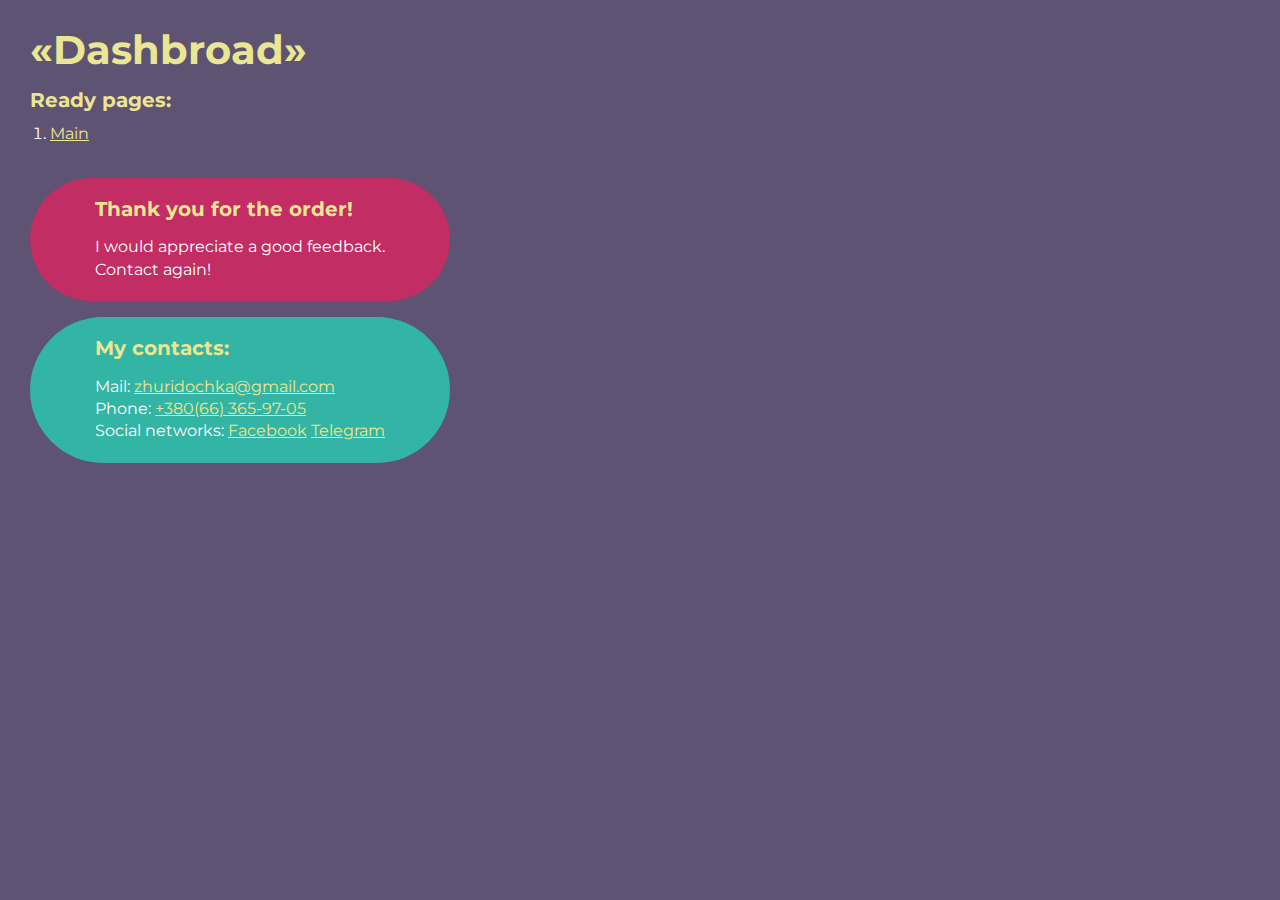
<file: index.html>
<!DOCTYPE html>
<html>

<head>
	<meta charset="UTF-8">
	<meta name="viewport" content="width=device-width, initial-scale=1.0">
	<title>«Dashbroad»</title>
</head>

<body>
	<div class="rootpage">
		<h1>«Dashbroad»</h1>
		<h2>Ready pages:</h2>
		<ol class="rootpage__list">
			<li><a target="_blank" href="home.html">Main</a></li>
		</ol>
		<div class="rootpage__tnx">
			<h2>Thank you for the order!</h2>
			<p>I would appreciate a good feedback.</p>
			<p>Contact again!</p>
		</div>
		<div class="rootpage__contacts">
			<h2>My contacts:</h2>
			<p>Mail: <a href="mailto:zhuridochka@gmail.com">zhuridochka@gmail.com</a></p>
			<p>Phone: <a href="tel:+380663659705">+380(66) 365-97-05</a></p>
			<p>Social networks: <a href="https://www.facebook.com/ira.zhurid?locale=uk_UA">Facebook</a>
				<a href="https://t.me/zhurydochka">Telegram</a>
			</p>
		</div>
	</div>
</body>
<style>
	@charset "UTF-8";
	@import url("https://fonts.googleapis.com/css?family=Montserrat:regular,700&display=swap");

	*,
	*::before,
	*::after {
		padding: 0px;
		margin: 0px;
		border: 0px;
		box-sizing: border-box;
	}

	html,
	body {
		height: 100%;
		margin: 0;
		padding: 0;
		min-width: 320px;
		width: 100%;
		color: #fff;
		background-color: #5e5373;
	}

	body {
		font-family: Montserrat;
		font-size: 100%;
		line-height: 1;
		font-size: 1rem;
	}

	a {
		text-decoration: underline;
		color: #ebe691
	}

	a:visited {
		text-decoration: underline;
		color: #aaa768;
	}

	a:hover {
		text-decoration: none;
	}

	ul li {
		list-style: none;
	}

	img {
		vertical-align: top;
	}

	.wrapper {
		width: 100%;
		min-height: 100%;
		overflow: hidden;
	}

	.rootpage {
		padding: 30px;
		display: flex;
		flex-direction: column;
		align-items: flex-start;
	}

	@media (max-width: 767px) {
		.rootpage {
			padding: 30px 15px;
		}
	}

	h1 {
		color: #ebe691;
		font-size: 2.5rem;
		margin: 0px 0px 1.25rem 0px;
	}

	@media (max-width: 767px) {
		h1 {
			font-size: 1.85rem;
			margin: 0px 0px 1.25rem 0px;
		}
	}

	h2 {
		color: #ebe691;
		font-size: 1.25rem;
		margin: 0px 0px 1rem 0px;
	}

	@media (max-width: 767px) {
		h2 {
			font-size: 1.125rem;
			margin: 0px 0px 1rem 0px;
		}
	}

	.rootpage__info {
		line-height: 140%;
		margin: 0px 0px 1.5rem 0px;
	}

	.rootpage__list {
		margin: 0px 0px 2.25rem 1.25rem;
	}

	.rootpage__list li:not(:last-child) {
		margin: 0px 0px 15px 0px;
	}

	.rootpage__contacts,
	.rootpage__tnx {
		border-radius: 200px;
		padding: 20px 65px;
		line-height: 140%;
	}

	@media (max-width: 767px) {

		.rootpage__contacts,
		.rootpage__tnx {
			border-radius: 40px;
			padding: 20px;
		}
	}

	.rootpage__contacts {
		background: #32b5a4;

	}

	.rootpage__contacts a {
		color: #ebe691;
	}

	.rootpage__tnx {
		background: #c22d63;
		margin: 0px 0px 1rem 0px;
	}
</style>

</html>
</file>
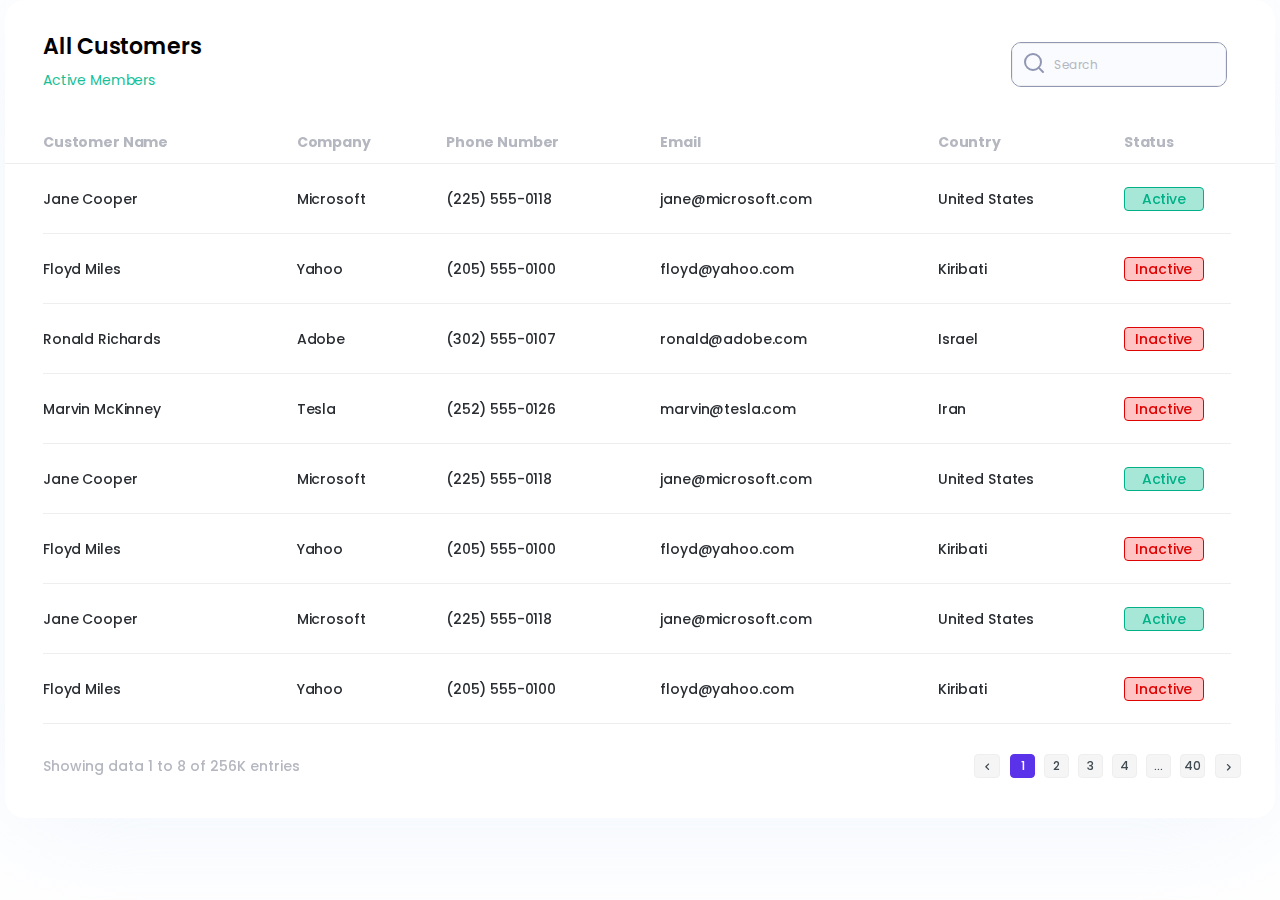
<file: common.html>
<!DOCTYPE html>
<html lang="en">

<head>
	<title>CommonPage</title>
	<meta charset="UTF-8">
	<meta name="format-detection" content="telephone=no">
	<!-- <style>body{opacity: 0;}</style> -->
	<link rel="stylesheet" href="css/style.min.css?_v=20241116195804">
	<link rel="shortcut icon" href="favicon.ico">
	<!-- <meta name="robots" content="noindex, nofollow"> -->
	<meta name="viewport" content="width=device-width, initial-scale=1.0">
</head>

<body>
	<div class="wrapper">
		<main class="page">

			<article class="sub-item">
				<div class="sub-item__top top-sub-item">
					<div class="top-sub-item__column">
						<h3 class="top-sub-item__title title title--small">All Customers</h3>
						<div class="top-sub-item__members">Active Members</div>
					</div>
					<form action="#" class="top-sub-item__search search-sub-item form">
						<button class="search-sub-item__open">
							<svg>
								<use xlink:href="img/icons/icons.svg#search"></use>
							</svg>
						</button>
						<div class="search-sub-item__body">
							<button class="search-sub-item__button" type="submit">
								<svg>
									<use xlink:href="img/icons/icons.svg#search"></use>
								</svg>
							</button>
							<input minlength="2" autocomplete="off" type="text" name="form[search]" data-error="Error" placeholder="Search" class="search-sub-item__input input">
						</div>
					</form>
				</div>
				<div class="sub-item__table-container">
					<table class="sub-item__table">
						<thead>
							<tr>
								<th>Customer Name</th>
								<th>Company</th>
								<th>Phone Number</th>
								<th>Email</th>
								<th>Country</th>
								<th>Status</th>
							</tr>
						</thead>
						<tbody>
							<tr>
								<td data-label="Customer Name">Jane Cooper</td>
								<td data-label="Company">Microsoft</td>
								<td data-label="Phone Number">(225) 555-0118</td>
								<td data-label="Email">jane@microsoft.com</td>
								<td data-label="Country">United States</td>
								<td data-label="Status">
									<button class="table-sub-item__button button">Active</button>
								</td>
							</tr>
							<tr>
								<td data-label="Customer Name">Floyd Miles</td>
								<td data-label="Company">Yahoo</td>
								<td data-label="Phone Number">(205) 555-0100</td>
								<td data-label="Email">floyd@yahoo.com</td>
								<td data-label="Country">Kiribati</td>
								<td data-label="Status">
									<button class="table-sub-item__button button button--red">Inactive</button>
								</td>
							</tr>
							<tr>
								<td data-label="Customer Name">Ronald Richards</td>
								<td data-label="Company">Adobe</td>
								<td data-label="Phone Number">(302) 555-0107</td>
								<td data-label="Email">ronald@adobe.com</td>
								<td data-label="Country">Israel</td>
								<td data-label="Status">
									<button class="table-sub-item__button button button--red">Inactive</button>
								</td>
							</tr>
							<tr>
								<td data-label="Customer Name">Marvin McKinney</td>
								<td data-label="Company">Tesla</td>
								<td data-label="Phone Number">(252) 555-0126</td>
								<td data-label="Email">marvin@tesla.com</td>
								<td data-label="Country">Iran</td>
								<td data-label="Status">
									<button class="table-sub-item__button button button--red">Inactive</button>
								</td>
							</tr>
							<tr>
								<td data-label="Customer Name">Jane Cooper</td>
								<td data-label="Company">Microsoft</td>
								<td data-label="Phone Number">(225) 555-0118</td>
								<td data-label="Email">jane@microsoft.com</td>
								<td data-label="Country">United States</td>
								<td data-label="Status">
									<button class="table-sub-item__button button">Active</button>
								</td>
							</tr>
							<tr>
								<td data-label="Customer Name">Floyd Miles</td>
								<td data-label="Company">Yahoo</td>
								<td data-label="Phone Number">(205) 555-0100</td>
								<td data-label="Email">floyd@yahoo.com</td>
								<td data-label="Country">Kiribati</td>
								<td data-label="Status">
									<button class="table-sub-item__button button button--red">Inactive</button>
								</td>
							</tr>
							<tr>
								<td data-label="Customer Name">Jane Cooper</td>
								<td data-label="Company">Microsoft</td>
								<td data-label="Phone Number">(225) 555-0118</td>
								<td data-label="Email">jane@microsoft.com</td>
								<td data-label="Country">United States</td>
								<td data-label="Status">
									<button class="table-sub-item__button button">Active</button>
								</td>
							</tr>
							<tr>
								<td data-label="Customer Name">Floyd Miles</td>
								<td data-label="Company">Yahoo</td>
								<td data-label="Phone Number">(205) 555-0100</td>
								<td data-label="Email">floyd@yahoo.com</td>
								<td data-label="Country">Kiribati</td>
								<td data-label="Status">
									<button class="table-sub-item__button button button--red">Inactive</button>
								</td>
							</tr>

						</tbody>
					</table>
				</div>
				<div class="sub-item__bottom bottom-sub-item">
					<div class="bottom-sub-item__text">Showing data 1 to 8 of 256K entries</div>
					<div class="bottom-sub-item__pages">
						<div class="bottom-sub-item__previous">
							<a href="#" class="bottom-sub-item__previous-link _icon-arrow-down"></a>
						</div>
						<ul class="bottom-sub-item__list">
							<li class="bottom-sub-item__item">
								<a href="#" class="bottom-sub-item__link">1</a>
							</li>
							<li class="bottom-sub-item__item">
								<a href="#" class="bottom-sub-item__link">2</a>
							</li>
							<li class="bottom-sub-item__item">
								<a href="#" class="bottom-sub-item__link">3</a>
							</li>
							<li class="bottom-sub-item__item">
								<a href="#" class="bottom-sub-item__link">4</a>
							</li>
							<li class="bottom-sub-item__item">
								<a href="#" class="bottom-sub-item__link">...</a>
							</li>
							<li class="bottom-sub-item__item">
								<a href="#" class="bottom-sub-item__link">40</a>
							</li>
						</ul>
						<div class="bottom-sub-item__next">
							<a href="#" class="bottom-sub-item__next-link _icon-arrow-down"></a>
						</div>
					</div>
				</div>
			</article>

		</main>
	</div>
	<script src="js/app.min.js?_v=20241116195804"></script>
</body>

</html>
</file>
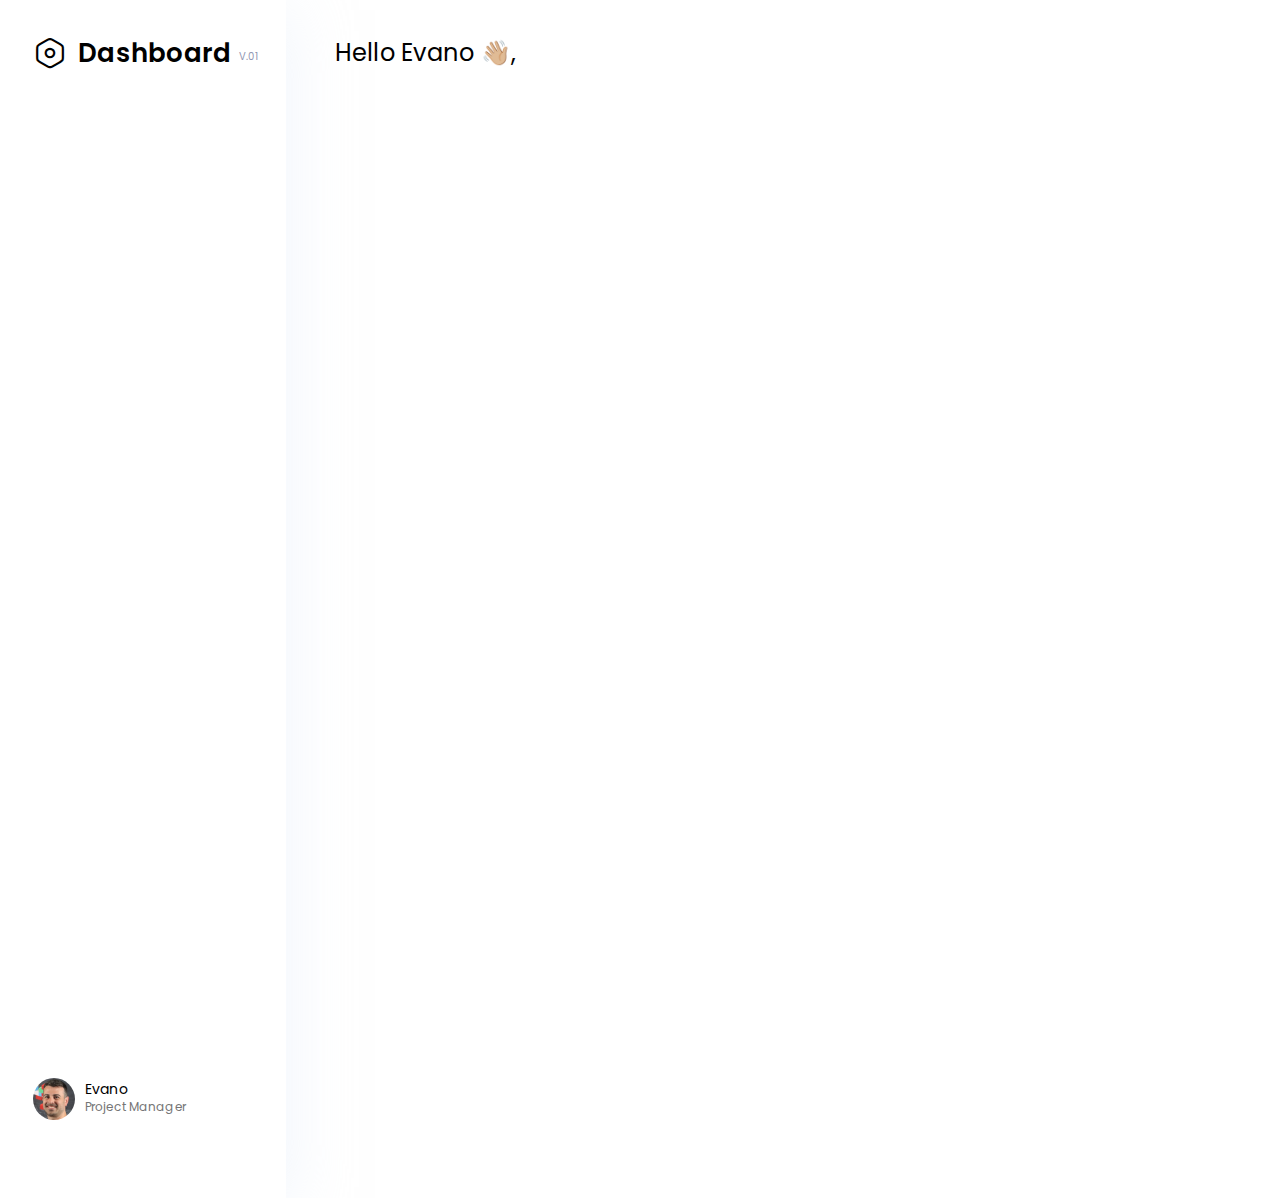
<file: home.html>
<!DOCTYPE html>
<html lang="en">

<head>
	<title>HomePage</title>
	<meta charset="UTF-8">
	<meta name="format-detection" content="telephone=no">
	<!-- <style>body{opacity: 0;}</style> -->
	<link rel="stylesheet" href="css/style.min.css?_v=20241117133259">
	<link rel="shortcut icon" href="favicon.ico">
	<!-- <meta name="robots" content="noindex, nofollow"> -->
	<meta name="viewport" content="width=device-width, initial-scale=1.0">
</head>

<body>
	<div class="wrapper">
		<header class="header">
			<div class="header__container">
			</div>
		</header>
		<main class="page">
			<section data-watch data-watch-once class="page__dashboard dashboard">
				<div class="dashboard__main">
					<aside class="dashboard__body">
						<h2 class="dashboard__title title _icon-setting">dashboard <span>v.01</span></h2>
						<nav class="dashboard__wrapper">
							<ul class="dashboard__list">
								<li class="dashboard__item item-dashboard">
									<a href="#" class="item-dashboard__link">
										<svg class="item-dashboard__icon">
											<use xlink:href="img/icons/icons.svg#key-square"></use>
										</svg>
										<span>Dashboard</span>
									</a>
								</li>
								<li class="dashboard__item item-dashboard">
									<a href="#" class="item-dashboard__link">
										<svg class="item-dashboard__icon">
											<use xlink:href="img/icons/icons.svg#3d-square"></use>
										</svg>
										<span>Product</span>
									</a>
									<button data-id="dashboard-1" class="item-dashboard__more _icon-arrow-down">
									</button>
								</li>
								<li class="dashboard__item item-dashboard">
									<a href="#" class="item-dashboard__link">
										<svg class="item-dashboard__icon">
											<use xlink:href="img/icons/icons.svg#user-square"></use>
										</svg>
										<span>Customers</span>
									</a>
									<button data-id="dashboard-2" class="item-dashboard__more _icon-arrow-down">
									</button>
								</li>
								<li class="dashboard__item item-dashboard">
									<a href="#" class="item-dashboard__link">
										<svg class="item-dashboard__icon">
											<use xlink:href="img/icons/icons.svg#wallet-money"></use>
										</svg>
										<span>Income</span>
									</a>
									<button data-id="dashboard-3" class="item-dashboard__more _icon-arrow-down">
									</button>
								</li>
								<li class="dashboard__item item-dashboard">
									<a href="#" class="item-dashboard__link">
										<svg class="item-dashboard__icon">
											<use xlink:href="img/icons/icons.svg#discount-shape"></use>
										</svg>
										<span>Promote</span>
									</a>
									<button data-id="dashboard-4" class="item-dashboard__more _icon-arrow-down">
									</button>
								</li>
								<li class="dashboard__item item-dashboard">
									<a href="#" class="item-dashboard__link">
										<svg class="item-dashboard__icon">
											<use xlink:href="img/icons/icons.svg#message-question"></use>
										</svg>
										<span>Help</span>
									</a>
									<button data-id="dashboard-5" class="item-dashboard__more _icon-arrow-down">
									</button>
								</li>
							</ul>
						</nav>
						<div class="dashboard__user-item user-dashboard">
							<a href="#" class="user-dashboard__photo">
								<img class="user-dashboard__image ibg" src="img/user.webp" alt="Image user">
							</a>
							<div class="user-dashboard__content">
								<div class="user-dashboard__name">Evano</div>
								<div class="user-dashboard__position">Project Manager</div>
							</div>
						</div>
					</aside>
					<div class="dashboard__column column-dashboard">
						<h1 class="column-dashboard__title title title--middle">
							Hello Evano 👋🏼,
						</h1>
						<div class="column-dashboard__items">
							<article class="column-dashboard__item sub-item" data-id="dashboard-1">
								<div class="sub-item__top top-sub-item">
									<div class="top-sub-item__column">
										<h3 class="top-sub-item__title title title--small">All Customers</h3>
										<div class="top-sub-item__members">Active Members</div>
									</div>
									<form action="#" class="top-sub-item__search search-sub-item form">
										<button class="search-sub-item__open">
											<svg>
												<use xlink:href="img/icons/icons.svg#search"></use>
											</svg>
										</button>
										<div class="search-sub-item__body">
											<button class="search-sub-item__button" type="submit">
												<svg>
													<use xlink:href="img/icons/icons.svg#search"></use>
												</svg>
											</button>
											<input minlength="2" autocomplete="off" type="text" name="form[search]" data-error="Error" placeholder="Search" class="search-sub-item__input input">
										</div>
									</form>
								</div>
								<div class="sub-item__table-container">
									<table class="sub-item__table">
										<thead>
											<tr>
												<th>Customer Name</th>
												<th>Company</th>
												<th>Phone Number</th>
												<th>Email</th>
												<th>Country</th>
												<th>Status</th>
											</tr>
										</thead>
										<tbody>
											<tr>
												<td data-label="Customer Name">Jane Cooper</td>
												<td data-label="Company">Microsoft</td>
												<td data-label="Phone Number">(225) 555-0118</td>
												<td data-label="Email">jane@microsoft.com</td>
												<td data-label="Country">United States</td>
												<td data-label="Status">
													<button class="table-sub-item__button button">Active</button>
												</td>
											</tr>
											<tr>
												<td data-label="Customer Name">Floyd Miles</td>
												<td data-label="Company">Yahoo</td>
												<td data-label="Phone Number">(205) 555-0100</td>
												<td data-label="Email">floyd@yahoo.com</td>
												<td data-label="Country">Kiribati</td>
												<td data-label="Status">
													<button class="table-sub-item__button button button--red">Inactive</button>
												</td>
											</tr>
											<tr>
												<td data-label="Customer Name">Ronald Richards</td>
												<td data-label="Company">Adobe</td>
												<td data-label="Phone Number">(302) 555-0107</td>
												<td data-label="Email">ronald@adobe.com</td>
												<td data-label="Country">Israel</td>
												<td data-label="Status">
													<button class="table-sub-item__button button button--red">Inactive</button>
												</td>
											</tr>
											<tr>
												<td data-label="Customer Name">Marvin McKinney</td>
												<td data-label="Company">Tesla</td>
												<td data-label="Phone Number">(252) 555-0126</td>
												<td data-label="Email">marvin@tesla.com</td>
												<td data-label="Country">Iran</td>
												<td data-label="Status">
													<button class="table-sub-item__button button button--red">Inactive</button>
												</td>
											</tr>
											<tr>
												<td data-label="Customer Name">Jane Cooper</td>
												<td data-label="Company">Microsoft</td>
												<td data-label="Phone Number">(225) 555-0118</td>
												<td data-label="Email">jane@microsoft.com</td>
												<td data-label="Country">United States</td>
												<td data-label="Status">
													<button class="table-sub-item__button button">Active</button>
												</td>
											</tr>
											<tr>
												<td data-label="Customer Name">Floyd Miles</td>
												<td data-label="Company">Yahoo</td>
												<td data-label="Phone Number">(205) 555-0100</td>
												<td data-label="Email">floyd@yahoo.com</td>
												<td data-label="Country">Kiribati</td>
												<td data-label="Status">
													<button class="table-sub-item__button button button--red">Inactive</button>
												</td>
											</tr>
											<tr>
												<td data-label="Customer Name">Jane Cooper</td>
												<td data-label="Company">Microsoft</td>
												<td data-label="Phone Number">(225) 555-0118</td>
												<td data-label="Email">jane@microsoft.com</td>
												<td data-label="Country">United States</td>
												<td data-label="Status">
													<button class="table-sub-item__button button">Active</button>
												</td>
											</tr>
											<tr>
												<td data-label="Customer Name">Floyd Miles</td>
												<td data-label="Company">Yahoo</td>
												<td data-label="Phone Number">(205) 555-0100</td>
												<td data-label="Email">floyd@yahoo.com</td>
												<td data-label="Country">Kiribati</td>
												<td data-label="Status">
													<button class="table-sub-item__button button button--red">Inactive</button>
												</td>
											</tr>

										</tbody>
									</table>
								</div>
								<div class="sub-item__bottom bottom-sub-item">
									<div class="bottom-sub-item__text">Showing data 1 to 8 of 256K entries</div>
									<div class="bottom-sub-item__pages">
										<div class="bottom-sub-item__previous">
											<a href="#" class="bottom-sub-item__previous-link _icon-arrow-down"></a>
										</div>
										<ul class="bottom-sub-item__list">
											<li class="bottom-sub-item__item">
												<a href="#" class="bottom-sub-item__link">1</a>
											</li>
											<li class="bottom-sub-item__item">
												<a href="#" class="bottom-sub-item__link">2</a>
											</li>
											<li class="bottom-sub-item__item">
												<a href="#" class="bottom-sub-item__link">3</a>
											</li>
											<li class="bottom-sub-item__item">
												<a href="#" class="bottom-sub-item__link">4</a>
											</li>
											<li class="bottom-sub-item__item">
												<a href="#" class="bottom-sub-item__link">...</a>
											</li>
											<li class="bottom-sub-item__item">
												<a href="#" class="bottom-sub-item__link">40</a>
											</li>
										</ul>
										<div class="bottom-sub-item__next">
											<a href="#" class="bottom-sub-item__next-link _icon-arrow-down"></a>
										</div>
									</div>
								</div>
							</article>
							<article class="column-dashboard__item sub-item" data-id="dashboard-2">
								<div class="sub-item__top top-sub-item">
									<div class="top-sub-item__column">
										<h3 class="top-sub-item__title title title--small">All Customers</h3>
										<div class="top-sub-item__members">Active Members</div>
									</div>
									<form action="#" class="top-sub-item__search search-sub-item form">
										<button class="search-sub-item__open">
											<svg>
												<use xlink:href="img/icons/icons.svg#search"></use>
											</svg>
										</button>
										<div class="search-sub-item__body">
											<button class="search-sub-item__button" type="submit">
												<svg>
													<use xlink:href="img/icons/icons.svg#search"></use>
												</svg>
											</button>
											<input minlength="2" autocomplete="off" type="text" name="form[search]" data-error="Error" placeholder="Search" class="search-sub-item__input input">
										</div>
									</form>
								</div>
								<div class="sub-item__table-container">
									<table class="sub-item__table">
										<thead>
											<tr>
												<th>Customer Name</th>
												<th>Company</th>
												<th>Phone Number</th>
												<th>Email</th>
												<th>Country</th>
												<th>Status</th>
											</tr>
										</thead>
										<tbody>
											<tr>
												<td data-label="Customer Name">Jane Cooper</td>
												<td data-label="Company">Microsoft</td>
												<td data-label="Phone Number">(225) 555-0118</td>
												<td data-label="Email">jane@microsoft.com</td>
												<td data-label="Country">United States</td>
												<td data-label="Status">
													<button class="table-sub-item__button button">Active</button>
												</td>
											</tr>
											<tr>
												<td data-label="Customer Name">Floyd Miles</td>
												<td data-label="Company">Yahoo</td>
												<td data-label="Phone Number">(205) 555-0100</td>
												<td data-label="Email">floyd@yahoo.com</td>
												<td data-label="Country">Kiribati</td>
												<td data-label="Status">
													<button class="table-sub-item__button button button--red">Inactive</button>
												</td>
											</tr>
											<tr>
												<td data-label="Customer Name">Ronald Richards</td>
												<td data-label="Company">Adobe</td>
												<td data-label="Phone Number">(302) 555-0107</td>
												<td data-label="Email">ronald@adobe.com</td>
												<td data-label="Country">Israel</td>
												<td data-label="Status">
													<button class="table-sub-item__button button button--red">Inactive</button>
												</td>
											</tr>
											<tr>
												<td data-label="Customer Name">Marvin McKinney</td>
												<td data-label="Company">Tesla</td>
												<td data-label="Phone Number">(252) 555-0126</td>
												<td data-label="Email">marvin@tesla.com</td>
												<td data-label="Country">Iran</td>
												<td data-label="Status">
													<button class="table-sub-item__button button button--red">Inactive</button>
												</td>
											</tr>
											<tr>
												<td data-label="Customer Name">Jane Cooper</td>
												<td data-label="Company">Microsoft</td>
												<td data-label="Phone Number">(225) 555-0118</td>
												<td data-label="Email">jane@microsoft.com</td>
												<td data-label="Country">United States</td>
												<td data-label="Status">
													<button class="table-sub-item__button button">Active</button>
												</td>
											</tr>
											<tr>
												<td data-label="Customer Name">Floyd Miles</td>
												<td data-label="Company">Yahoo</td>
												<td data-label="Phone Number">(205) 555-0100</td>
												<td data-label="Email">floyd@yahoo.com</td>
												<td data-label="Country">Kiribati</td>
												<td data-label="Status">
													<button class="table-sub-item__button button button--red">Inactive</button>
												</td>
											</tr>
											<tr>
												<td data-label="Customer Name">Jane Cooper</td>
												<td data-label="Company">Microsoft</td>
												<td data-label="Phone Number">(225) 555-0118</td>
												<td data-label="Email">jane@microsoft.com</td>
												<td data-label="Country">United States</td>
												<td data-label="Status">
													<button class="table-sub-item__button button">Active</button>
												</td>
											</tr>
											<tr>
												<td data-label="Customer Name">Floyd Miles</td>
												<td data-label="Company">Yahoo</td>
												<td data-label="Phone Number">(205) 555-0100</td>
												<td data-label="Email">floyd@yahoo.com</td>
												<td data-label="Country">Kiribati</td>
												<td data-label="Status">
													<button class="table-sub-item__button button button--red">Inactive</button>
												</td>
											</tr>

										</tbody>
									</table>
								</div>
								<div class="sub-item__bottom bottom-sub-item">
									<div class="bottom-sub-item__text">Showing data 1 to 8 of 256K entries</div>
									<div class="bottom-sub-item__pages">
										<div class="bottom-sub-item__previous">
											<a href="#" class="bottom-sub-item__previous-link _icon-arrow-down"></a>
										</div>
										<ul class="bottom-sub-item__list">
											<li class="bottom-sub-item__item">
												<a href="#" class="bottom-sub-item__link">1</a>
											</li>
											<li class="bottom-sub-item__item">
												<a href="#" class="bottom-sub-item__link">2</a>
											</li>
											<li class="bottom-sub-item__item">
												<a href="#" class="bottom-sub-item__link">3</a>
											</li>
											<li class="bottom-sub-item__item">
												<a href="#" class="bottom-sub-item__link">4</a>
											</li>
											<li class="bottom-sub-item__item">
												<a href="#" class="bottom-sub-item__link">...</a>
											</li>
											<li class="bottom-sub-item__item">
												<a href="#" class="bottom-sub-item__link">40</a>
											</li>
										</ul>
										<div class="bottom-sub-item__next">
											<a href="#" class="bottom-sub-item__next-link _icon-arrow-down"></a>
										</div>
									</div>
								</div>
							</article>
							<article class="column-dashboard__item sub-item" data-id="dashboard-3">
								<div class="sub-item__top top-sub-item">
									<div class="top-sub-item__column">
										<h3 class="top-sub-item__title title title--small">All Customers</h3>
										<div class="top-sub-item__members">Active Members</div>
									</div>
									<form action="#" class="top-sub-item__search search-sub-item form">
										<button class="search-sub-item__open">
											<svg>
												<use xlink:href="img/icons/icons.svg#search"></use>
											</svg>
										</button>
										<div class="search-sub-item__body">
											<button class="search-sub-item__button" type="submit">
												<svg>
													<use xlink:href="img/icons/icons.svg#search"></use>
												</svg>
											</button>
											<input minlength="2" autocomplete="off" type="text" name="form[search]" data-error="Error" placeholder="Search" class="search-sub-item__input input">
										</div>
									</form>
								</div>
								<div class="sub-item__table-container">
									<table class="sub-item__table">
										<thead>
											<tr>
												<th>Customer Name</th>
												<th>Company</th>
												<th>Phone Number</th>
												<th>Email</th>
												<th>Country</th>
												<th>Status</th>
											</tr>
										</thead>
										<tbody>
											<tr>
												<td data-label="Customer Name">Jane Cooper</td>
												<td data-label="Company">Microsoft</td>
												<td data-label="Phone Number">(225) 555-0118</td>
												<td data-label="Email">jane@microsoft.com</td>
												<td data-label="Country">United States</td>
												<td data-label="Status">
													<button class="table-sub-item__button button">Active</button>
												</td>
											</tr>
											<tr>
												<td data-label="Customer Name">Floyd Miles</td>
												<td data-label="Company">Yahoo</td>
												<td data-label="Phone Number">(205) 555-0100</td>
												<td data-label="Email">floyd@yahoo.com</td>
												<td data-label="Country">Kiribati</td>
												<td data-label="Status">
													<button class="table-sub-item__button button button--red">Inactive</button>
												</td>
											</tr>
											<tr>
												<td data-label="Customer Name">Ronald Richards</td>
												<td data-label="Company">Adobe</td>
												<td data-label="Phone Number">(302) 555-0107</td>
												<td data-label="Email">ronald@adobe.com</td>
												<td data-label="Country">Israel</td>
												<td data-label="Status">
													<button class="table-sub-item__button button button--red">Inactive</button>
												</td>
											</tr>
											<tr>
												<td data-label="Customer Name">Marvin McKinney</td>
												<td data-label="Company">Tesla</td>
												<td data-label="Phone Number">(252) 555-0126</td>
												<td data-label="Email">marvin@tesla.com</td>
												<td data-label="Country">Iran</td>
												<td data-label="Status">
													<button class="table-sub-item__button button button--red">Inactive</button>
												</td>
											</tr>
											<tr>
												<td data-label="Customer Name">Jane Cooper</td>
												<td data-label="Company">Microsoft</td>
												<td data-label="Phone Number">(225) 555-0118</td>
												<td data-label="Email">jane@microsoft.com</td>
												<td data-label="Country">United States</td>
												<td data-label="Status">
													<button class="table-sub-item__button button">Active</button>
												</td>
											</tr>
											<tr>
												<td data-label="Customer Name">Floyd Miles</td>
												<td data-label="Company">Yahoo</td>
												<td data-label="Phone Number">(205) 555-0100</td>
												<td data-label="Email">floyd@yahoo.com</td>
												<td data-label="Country">Kiribati</td>
												<td data-label="Status">
													<button class="table-sub-item__button button button--red">Inactive</button>
												</td>
											</tr>
											<tr>
												<td data-label="Customer Name">Jane Cooper</td>
												<td data-label="Company">Microsoft</td>
												<td data-label="Phone Number">(225) 555-0118</td>
												<td data-label="Email">jane@microsoft.com</td>
												<td data-label="Country">United States</td>
												<td data-label="Status">
													<button class="table-sub-item__button button">Active</button>
												</td>
											</tr>
											<tr>
												<td data-label="Customer Name">Floyd Miles</td>
												<td data-label="Company">Yahoo</td>
												<td data-label="Phone Number">(205) 555-0100</td>
												<td data-label="Email">floyd@yahoo.com</td>
												<td data-label="Country">Kiribati</td>
												<td data-label="Status">
													<button class="table-sub-item__button button button--red">Inactive</button>
												</td>
											</tr>

										</tbody>
									</table>
								</div>
								<div class="sub-item__bottom bottom-sub-item">
									<div class="bottom-sub-item__text">Showing data 1 to 8 of 256K entries</div>
									<div class="bottom-sub-item__pages">
										<div class="bottom-sub-item__previous">
											<a href="#" class="bottom-sub-item__previous-link _icon-arrow-down"></a>
										</div>
										<ul class="bottom-sub-item__list">
											<li class="bottom-sub-item__item">
												<a href="#" class="bottom-sub-item__link">1</a>
											</li>
											<li class="bottom-sub-item__item">
												<a href="#" class="bottom-sub-item__link">2</a>
											</li>
											<li class="bottom-sub-item__item">
												<a href="#" class="bottom-sub-item__link">3</a>
											</li>
											<li class="bottom-sub-item__item">
												<a href="#" class="bottom-sub-item__link">4</a>
											</li>
											<li class="bottom-sub-item__item">
												<a href="#" class="bottom-sub-item__link">...</a>
											</li>
											<li class="bottom-sub-item__item">
												<a href="#" class="bottom-sub-item__link">40</a>
											</li>
										</ul>
										<div class="bottom-sub-item__next">
											<a href="#" class="bottom-sub-item__next-link _icon-arrow-down"></a>
										</div>
									</div>
								</div>
							</article>
							<article class="column-dashboard__item sub-item" data-id="dashboard-4">
								<div class="sub-item__top top-sub-item">
									<div class="top-sub-item__column">
										<h3 class="top-sub-item__title title title--small">All Customers</h3>
										<div class="top-sub-item__members">Active Members</div>
									</div>
									<form action="#" class="top-sub-item__search search-sub-item form">
										<button class="search-sub-item__open">
											<svg>
												<use xlink:href="img/icons/icons.svg#search"></use>
											</svg>
										</button>
										<div class="search-sub-item__body">
											<button class="search-sub-item__button" type="submit">
												<svg>
													<use xlink:href="img/icons/icons.svg#search"></use>
												</svg>
											</button>
											<input minlength="2" autocomplete="off" type="text" name="form[search]" data-error="Error" placeholder="Search" class="search-sub-item__input input">
										</div>
									</form>
								</div>
								<div class="sub-item__table-container">
									<table class="sub-item__table">
										<thead>
											<tr>
												<th>Customer Name</th>
												<th>Company</th>
												<th>Phone Number</th>
												<th>Email</th>
												<th>Country</th>
												<th>Status</th>
											</tr>
										</thead>
										<tbody>
											<tr>
												<td data-label="Customer Name">Jane Cooper</td>
												<td data-label="Company">Microsoft</td>
												<td data-label="Phone Number">(225) 555-0118</td>
												<td data-label="Email">jane@microsoft.com</td>
												<td data-label="Country">United States</td>
												<td data-label="Status">
													<button class="table-sub-item__button button">Active</button>
												</td>
											</tr>
											<tr>
												<td data-label="Customer Name">Floyd Miles</td>
												<td data-label="Company">Yahoo</td>
												<td data-label="Phone Number">(205) 555-0100</td>
												<td data-label="Email">floyd@yahoo.com</td>
												<td data-label="Country">Kiribati</td>
												<td data-label="Status">
													<button class="table-sub-item__button button button--red">Inactive</button>
												</td>
											</tr>
											<tr>
												<td data-label="Customer Name">Ronald Richards</td>
												<td data-label="Company">Adobe</td>
												<td data-label="Phone Number">(302) 555-0107</td>
												<td data-label="Email">ronald@adobe.com</td>
												<td data-label="Country">Israel</td>
												<td data-label="Status">
													<button class="table-sub-item__button button button--red">Inactive</button>
												</td>
											</tr>
											<tr>
												<td data-label="Customer Name">Marvin McKinney</td>
												<td data-label="Company">Tesla</td>
												<td data-label="Phone Number">(252) 555-0126</td>
												<td data-label="Email">marvin@tesla.com</td>
												<td data-label="Country">Iran</td>
												<td data-label="Status">
													<button class="table-sub-item__button button button--red">Inactive</button>
												</td>
											</tr>
											<tr>
												<td data-label="Customer Name">Jane Cooper</td>
												<td data-label="Company">Microsoft</td>
												<td data-label="Phone Number">(225) 555-0118</td>
												<td data-label="Email">jane@microsoft.com</td>
												<td data-label="Country">United States</td>
												<td data-label="Status">
													<button class="table-sub-item__button button">Active</button>
												</td>
											</tr>
											<tr>
												<td data-label="Customer Name">Floyd Miles</td>
												<td data-label="Company">Yahoo</td>
												<td data-label="Phone Number">(205) 555-0100</td>
												<td data-label="Email">floyd@yahoo.com</td>
												<td data-label="Country">Kiribati</td>
												<td data-label="Status">
													<button class="table-sub-item__button button button--red">Inactive</button>
												</td>
											</tr>
											<tr>
												<td data-label="Customer Name">Jane Cooper</td>
												<td data-label="Company">Microsoft</td>
												<td data-label="Phone Number">(225) 555-0118</td>
												<td data-label="Email">jane@microsoft.com</td>
												<td data-label="Country">United States</td>
												<td data-label="Status">
													<button class="table-sub-item__button button">Active</button>
												</td>
											</tr>
											<tr>
												<td data-label="Customer Name">Floyd Miles</td>
												<td data-label="Company">Yahoo</td>
												<td data-label="Phone Number">(205) 555-0100</td>
												<td data-label="Email">floyd@yahoo.com</td>
												<td data-label="Country">Kiribati</td>
												<td data-label="Status">
													<button class="table-sub-item__button button button--red">Inactive</button>
												</td>
											</tr>

										</tbody>
									</table>
								</div>
								<div class="sub-item__bottom bottom-sub-item">
									<div class="bottom-sub-item__text">Showing data 1 to 8 of 256K entries</div>
									<div class="bottom-sub-item__pages">
										<div class="bottom-sub-item__previous">
											<a href="#" class="bottom-sub-item__previous-link _icon-arrow-down"></a>
										</div>
										<ul class="bottom-sub-item__list">
											<li class="bottom-sub-item__item">
												<a href="#" class="bottom-sub-item__link">1</a>
											</li>
											<li class="bottom-sub-item__item">
												<a href="#" class="bottom-sub-item__link">2</a>
											</li>
											<li class="bottom-sub-item__item">
												<a href="#" class="bottom-sub-item__link">3</a>
											</li>
											<li class="bottom-sub-item__item">
												<a href="#" class="bottom-sub-item__link">4</a>
											</li>
											<li class="bottom-sub-item__item">
												<a href="#" class="bottom-sub-item__link">...</a>
											</li>
											<li class="bottom-sub-item__item">
												<a href="#" class="bottom-sub-item__link">40</a>
											</li>
										</ul>
										<div class="bottom-sub-item__next">
											<a href="#" class="bottom-sub-item__next-link _icon-arrow-down"></a>
										</div>
									</div>
								</div>
							</article>
							<article class="column-dashboard__item sub-item" data-id="dashboard-5">
								<div class="sub-item__top top-sub-item">
									<div class="top-sub-item__column">
										<h3 class="top-sub-item__title title title--small">All Customers</h3>
										<div class="top-sub-item__members">Active Members</div>
									</div>
									<form action="#" class="top-sub-item__search search-sub-item form">
										<button class="search-sub-item__open">
											<svg>
												<use xlink:href="img/icons/icons.svg#search"></use>
											</svg>
										</button>
										<div class="search-sub-item__body">
											<button class="search-sub-item__button" type="submit">
												<svg>
													<use xlink:href="img/icons/icons.svg#search"></use>
												</svg>
											</button>
											<input minlength="2" autocomplete="off" type="text" name="form[search]" data-error="Error" placeholder="Search" class="search-sub-item__input input">
										</div>
									</form>
								</div>
								<div class="sub-item__table-container">
									<table class="sub-item__table">
										<thead>
											<tr>
												<th>Customer Name</th>
												<th>Company</th>
												<th>Phone Number</th>
												<th>Email</th>
												<th>Country</th>
												<th>Status</th>
											</tr>
										</thead>
										<tbody>
											<tr>
												<td data-label="Customer Name">Jane Cooper</td>
												<td data-label="Company">Microsoft</td>
												<td data-label="Phone Number">(225) 555-0118</td>
												<td data-label="Email">jane@microsoft.com</td>
												<td data-label="Country">United States</td>
												<td data-label="Status">
													<button class="table-sub-item__button button">Active</button>
												</td>
											</tr>
											<tr>
												<td data-label="Customer Name">Floyd Miles</td>
												<td data-label="Company">Yahoo</td>
												<td data-label="Phone Number">(205) 555-0100</td>
												<td data-label="Email">floyd@yahoo.com</td>
												<td data-label="Country">Kiribati</td>
												<td data-label="Status">
													<button class="table-sub-item__button button button--red">Inactive</button>
												</td>
											</tr>
											<tr>
												<td data-label="Customer Name">Ronald Richards</td>
												<td data-label="Company">Adobe</td>
												<td data-label="Phone Number">(302) 555-0107</td>
												<td data-label="Email">ronald@adobe.com</td>
												<td data-label="Country">Israel</td>
												<td data-label="Status">
													<button class="table-sub-item__button button button--red">Inactive</button>
												</td>
											</tr>
											<tr>
												<td data-label="Customer Name">Marvin McKinney</td>
												<td data-label="Company">Tesla</td>
												<td data-label="Phone Number">(252) 555-0126</td>
												<td data-label="Email">marvin@tesla.com</td>
												<td data-label="Country">Iran</td>
												<td data-label="Status">
													<button class="table-sub-item__button button button--red">Inactive</button>
												</td>
											</tr>
											<tr>
												<td data-label="Customer Name">Jane Cooper</td>
												<td data-label="Company">Microsoft</td>
												<td data-label="Phone Number">(225) 555-0118</td>
												<td data-label="Email">jane@microsoft.com</td>
												<td data-label="Country">United States</td>
												<td data-label="Status">
													<button class="table-sub-item__button button">Active</button>
												</td>
											</tr>
											<tr>
												<td data-label="Customer Name">Floyd Miles</td>
												<td data-label="Company">Yahoo</td>
												<td data-label="Phone Number">(205) 555-0100</td>
												<td data-label="Email">floyd@yahoo.com</td>
												<td data-label="Country">Kiribati</td>
												<td data-label="Status">
													<button class="table-sub-item__button button button--red">Inactive</button>
												</td>
											</tr>
											<tr>
												<td data-label="Customer Name">Jane Cooper</td>
												<td data-label="Company">Microsoft</td>
												<td data-label="Phone Number">(225) 555-0118</td>
												<td data-label="Email">jane@microsoft.com</td>
												<td data-label="Country">United States</td>
												<td data-label="Status">
													<button class="table-sub-item__button button">Active</button>
												</td>
											</tr>
											<tr>
												<td data-label="Customer Name">Floyd Miles</td>
												<td data-label="Company">Yahoo</td>
												<td data-label="Phone Number">(205) 555-0100</td>
												<td data-label="Email">floyd@yahoo.com</td>
												<td data-label="Country">Kiribati</td>
												<td data-label="Status">
													<button class="table-sub-item__button button button--red">Inactive</button>
												</td>
											</tr>

										</tbody>
									</table>
								</div>
								<div class="sub-item__bottom bottom-sub-item">
									<div class="bottom-sub-item__text">Showing data 1 to 8 of 256K entries</div>
									<div class="bottom-sub-item__pages">
										<div class="bottom-sub-item__previous">
											<a href="#" class="bottom-sub-item__previous-link _icon-arrow-down"></a>
										</div>
										<ul class="bottom-sub-item__list">
											<li class="bottom-sub-item__item">
												<a href="#" class="bottom-sub-item__link">1</a>
											</li>
											<li class="bottom-sub-item__item">
												<a href="#" class="bottom-sub-item__link">2</a>
											</li>
											<li class="bottom-sub-item__item">
												<a href="#" class="bottom-sub-item__link">3</a>
											</li>
											<li class="bottom-sub-item__item">
												<a href="#" class="bottom-sub-item__link">4</a>
											</li>
											<li class="bottom-sub-item__item">
												<a href="#" class="bottom-sub-item__link">...</a>
											</li>
											<li class="bottom-sub-item__item">
												<a href="#" class="bottom-sub-item__link">40</a>
											</li>
										</ul>
										<div class="bottom-sub-item__next">
											<a href="#" class="bottom-sub-item__next-link _icon-arrow-down"></a>
										</div>
									</div>
								</div>
							</article>
						</div>
					</div>
				</div>
			</section>
		</main>
		<footer class="footer">
			<div class="footer__container">
			</div>
		</footer>
	</div>
	<script src="js/app.min.js?_v=20241117133259"></script>
</body>

</html>
</file>
<file: css/style.min.css>
@import url(https://fonts.googleapis.com/css?family=Poppins:regular,500,600&display=swap);@font-face{font-family:icons;font-display:swap;src:url(../fonts/icons.woff2) format("woff2");font-weight:400;font-style:normal}[class*=_icon-]::before{font-family:icons;font-style:normal;font-weight:400;font-variant:normal;text-transform:none;line-height:1;-webkit-font-smoothing:antialiased;-moz-osx-font-smoothing:grayscale}._icon-arrow-down:before{content:""}._icon-d-square:before{content:""}._icon-discount-shape:before{content:""}._icon-message-question:before{content:""}._icon-next:before{content:""}._icon-preview:before{content:""}._icon-setting:before{content:""}*{padding:0;margin:0;border:0}*,*::after,*::before{box-sizing:border-box}*::after,*::before{display:inline-block}body,html{height:100%;min-width:320px}body{color:#292d32;line-height:1;font-family:Poppins;font-size:.875rem;-ms-text-size-adjust:100%;-moz-text-size-adjust:100%;-webkit-text-size-adjust:100%;-webkit-font-smoothing:antialiased;-moz-osx-font-smoothing:grayscale}button,input,textarea{font-family:Poppins;font-size:inherit;line-height:inherit;color:inherit;background-color:rgba(0,0,0,0)}input,textarea{width:100%}label{display:inline-block}button,option,select{cursor:pointer}a{display:inline-block;color:inherit;text-decoration:none}ul li{list-style:none}img{vertical-align:top}h1,h2,h3,h4,h5,h6{font-weight:inherit;font-size:inherit}.lock body{overflow:hidden;touch-action:none;-ms-scroll-chaining:none;overscroll-behavior:none}.wrapper{min-height:100%;display:flex;flex-direction:column;overflow:hidden}@supports (overflow:clip){.wrapper{overflow:clip}}.wrapper>main{flex:1 1 auto}.wrapper>*{min-width:0}[class*=__container]{max-width:90.625rem;margin:0 auto}[class*="--gc"]{display:grid;min-width:0;grid-template-columns:0 1fr minmax(auto,90.625rem) 1fr 0}[class*="--gc"]>*{min-width:0;grid-column:3/4}.button{display:inline-flex;padding:0 0}.button--fw{width:100%}input[type=email],input[type=tel],input[type=text],textarea{-webkit-appearance:none;appearance:none}.input{border-radius:0!important;width:100%;display:block;padding:0 20px;border:1px solid #eee;caret-color:inherit}.input[placeholder]:not([data-placeholder-nohiden])::-webkit-input-placeholder{-webkit-transition:opacity .3s;transition:opacity .3s}.input[placeholder]:not([data-placeholder-nohiden]):-ms-input-placeholder{-ms-transition:opacity .3s;transition:opacity .3s}.input[placeholder]:not([data-placeholder-nohiden])::-ms-input-placeholder{-ms-transition:opacity .3s;transition:opacity .3s}.input[placeholder]:not([data-placeholder-nohiden])::placeholder{transition:opacity .3s}.input[placeholder]:not([data-placeholder-nohiden]):focus::-webkit-input-placeholder{opacity:0}.input[placeholder]:not([data-placeholder-nohiden]):focus:-ms-input-placeholder{opacity:0}.input[placeholder]:not([data-placeholder-nohiden]):focus::-ms-input-placeholder{opacity:0}.input[placeholder]:not([data-placeholder-nohiden]):focus::placeholder{opacity:0}textarea.input{resize:none;padding:0 0}.ibg{width:100%;height:100%;-o-object-fit:cover;object-fit:cover}.ibg--top{-o-object-position:top;object-position:top}.ibg--bottom{-o-object-position:bottom;object-position:bottom}.ibg--left{-o-object-position:left;object-position:left}.ibg--right{-o-object-position:right;object-position:right}.ibg--contain{-o-object-fit:contain;object-fit:contain}.title{display:inline-flex;align-items:center;-webkit-column-gap:.5rem;-moz-column-gap:.5rem;column-gap:.5rem;font-size:1.625rem;font-weight:600;letter-spacing:.01625rem;color:#000;text-transform:capitalize}.title span{color:#9197b3;font-size:.625rem;font-weight:400;letter-spacing:-.00625rem;align-self:flex-end;-webkit-margin-after:.5rem;margin-block-end:.5rem}.title::before{inline-size:2.3125rem;flex:0 0 2.3125rem;align-items:center;justify-content:center;font-size:2.125rem;color:#000}.title--middle{font-size:1.5rem;font-weight:400}.title--small{font-size:1.375rem;font-weight:600;line-height:1.5;letter-spacing:-.01375rem;color:#000}.button{display:inline-flex;min-inline-size:5rem;padding-block:.25rem;padding-inline:.3125rem;color:#00b087;font-weight:500;text-transform:capitalize;letter-spacing:-.00875rem;border:.0625rem solid #00b087;background:rgba(22,192,152,.38);border-radius:.25rem;justify-content:center;transition:all .3s}.button--red{border:.0625rem solid #df0404;background:#ffc5c5;color:#df0404}.user-dashboard{display:flex;align-items:center;-webkit-column-gap:.75rem;-moz-column-gap:.75rem;column-gap:.75rem}.user-dashboard__photo{inline-size:2.625rem;aspect-ratio:1;flex:0 0 2.625rem;overflow:hidden;border-radius:50%;display:flex;align-items:center;justify-content:center}.user-dashboard__image{aspect-ratio:1}.user-dashboard__name{font-weight:400;letter-spacing:.00875rem;color:#000;line-height:1.5}.user-dashboard__position{font-size:.75rem;font-weight:400;letter-spacing:.0075rem;color:#757575;line-height:1.5}.item-dashboard{block-size:100%;color:#9197b3;max-block-size:2.875rem;display:grid;grid-template-columns:1fr 1rem;border-radius:.5rem;background:#fff;transition:all .3s}.item-dashboard.--active{background:#5932ea;color:#fff}.item-dashboard__link{position:relative;z-index:2;-webkit-padding-start:.6875rem;padding-inline-start:.6875rem;-webkit-padding-end:.625rem;padding-inline-end:.625rem;display:grid;flex-grow:1;grid-template-columns:1.5rem 1fr;grid-template-rows:2.875rem;align-items:center;-webkit-column-gap:.875rem;-moz-column-gap:.875rem;column-gap:.875rem;font-weight:400;letter-spacing:-.00875rem;color:#9197b3;line-height:1.5;transition:color .3s}.item-dashboard__link span{-webkit-padding-end:1.5rem;padding-inline-end:1.5rem;flex-grow:1}.--active .item-dashboard__link{color:#fff}.item-dashboard__icon{display:flex;align-items:center;justify-content:center;inline-size:1.5rem;block-size:1.5rem}.item-dashboard__more{inline-size:.625rem;position:relative;z-index:2;display:flex;align-items:center;justify-content:center;transition:all .3s;-webkit-padding-end:.5rem;padding-inline-end:.5rem}.item-dashboard__more::before{font-size:.5rem;transition:-webkit-transform .3s;transition:transform .3s;transition:transform .3s,-webkit-transform .3s}.--active .item-dashboard__more::before{-webkit-transform:rotate(-90deg);transform:rotate(-90deg)}.item-dashboard__sub-item{position:absolute;inset-inline-start:23.5625rem;inset-block-start:8rem}.sub-item{background:#fff;border-radius:1.25rem;-webkit-filter:drop-shadow(0 10px 60px rgba(226, 236, 249, .5));filter:drop-shadow(0 10px 60px rgba(226, 236, 249, .5));display:flex;flex-direction:column;-webkit-padding-before:1.875rem;padding-block-start:1.875rem;-webkit-padding-after:2.5rem;padding-block-end:2.5rem}.sub-item__top:not(:last-child){-webkit-margin-after:1.875rem;margin-block-end:1.875rem}.sub-item__table-container{block-size:auto;flex-grow:1;inline-size:100%}.sub-item__table{border-collapse:collapse;inline-size:100%;block-size:auto}.sub-item__table:not(:last-child){-webkit-margin-after:1.875rem;margin-block-end:1.875rem}.sub-item__table thead{color:#b5b7c0;font-weight:500;letter-spacing:-.00875rem;text-align:left;border-bottom:.0625rem solid #eee}.sub-item__table thead th{padding-block:.875rem;padding-inline:.5rem}.sub-item__table thead th:first-child{-webkit-padding-start:2.375rem;padding-inline-start:2.375rem}.sub-item__table tbody{color:#292d32;font-weight:500;letter-spacing:-.00875rem}.sub-item__table tbody tr{position:relative}.sub-item__table tbody tr::after{content:"";inset-block-end:0;inset-inline-start:2.375rem;position:absolute;inline-size:calc(100% - 5.125rem);border-bottom:.0625rem solid #eee}.sub-item__table tbody td{padding-block:1.4375rem;padding-inline:.5rem}.sub-item__table tbody td:first-child{-webkit-padding-start:2.375rem;padding-inline-start:2.375rem}.sub-item__table tbody td,.sub-item__table tbody th{white-space:nowrap}.top-sub-item{display:flex;align-items:center;justify-content:space-between;-webkit-padding-start:2.375rem;padding-inline-start:2.375rem;-webkit-padding-end:2.5rem;padding-inline-end:2.5rem}.top-sub-item__title:not(:last-child){-webkit-margin-after:.4375rem;margin-block-end:.4375rem}.top-sub-item__members{color:#16c098;font-weight:400;line-height:1.5;letter-spacing:-.00875rem}.search-sub-item__open{display:none}.search-sub-item__body{border:.0625rem solid #9197b3;border-radius:.625rem;inline-size:13.5rem;flex-basis:13.5rem;flex-shrink:0;flex-grow:1;background:#f9fbff;overflow:hidden;-webkit-margin-before:.5rem;margin-block-start:.5rem;-webkit-margin-end:.5rem;margin-inline-end:.5rem}.search-sub-item__button{position:relative;display:flex;align-items:center}.search-sub-item__button svg{position:absolute;inset-block-start:.5rem;inset-block-end:.4375rem;inset-inline-start:.625rem;inline-size:1.5rem;block-size:1.5rem;aspect-ratio:1;display:flex;align-items:center;justify-content:center;color:#9197b3;font-size:1rem}.search-sub-item__input{padding-block:.625rem;-webkit-padding-start:2.5625rem;padding-inline-start:2.5625rem}.search-sub-item__input::-webkit-input-placeholder{font-size:.75rem;font-weight:400;color:#b5b7c0;-webkit-margin-before:-.125rem;margin-block-start:-.125rem}.search-sub-item__input:-ms-input-placeholder{font-size:.75rem;font-weight:400;color:#b5b7c0;margin-block-start:-.125rem}.search-sub-item__input::-ms-input-placeholder{font-size:.75rem;font-weight:400;color:#b5b7c0;margin-block-start:-.125rem}.search-sub-item__input::placeholder{font-size:.75rem;font-weight:400;color:#b5b7c0;-webkit-margin-before:-.125rem;margin-block-start:-.125rem}.bottom-sub-item{display:flex;align-items:center;justify-content:space-between;-webkit-column-gap:2.5rem;-moz-column-gap:2.5rem;column-gap:2.5rem;-webkit-padding-before:1.875rem;padding-block-start:1.875rem;-webkit-padding-start:2.375rem;padding-inline-start:2.375rem;-webkit-padding-end:2.125rem;padding-inline-end:2.125rem;font-weight:500}.bottom-sub-item__text{color:#b5b7c0}.bottom-sub-item__pages{display:flex;align-items:center;flex-wrap:wrap;-webkit-column-gap:.625rem;-moz-column-gap:.625rem;column-gap:.625rem;row-gap:.625rem;justify-content:center;color:#404b52}.bottom-sub-item__next-link,.bottom-sub-item__previous-link{background:#f5f5f5;border-radius:.25rem;border:.0625rem solid #eee;inline-size:1.625rem;block-size:1.5rem;aspect-ratio:26/24;display:flex;align-items:center;justify-content:center}.bottom-sub-item__next-link::before,.bottom-sub-item__previous-link::before{font-size:.3125rem;-webkit-transform:rotate(90deg);transform:rotate(90deg)}.bottom-sub-item__list{display:flex;align-items:center;justify-content:space-between;-webkit-column-gap:.5625rem;-moz-column-gap:.5625rem;column-gap:.5625rem;row-gap:.4375rem}.bottom-sub-item__item{background:#f5f5f5;border-radius:.25rem;border:.0625rem solid #eee;inline-size:1.5625rem;block-size:1.5rem;aspect-ratio:25/24;display:flex;align-items:center;justify-content:center}.bottom-sub-item__item:first-child{background:#5932ea;border:.0625rem solid #5932ea;color:#fff}.bottom-sub-item__link{font-size:.75rem}.bottom-sub-item__next-link::before{-webkit-transform:rotate(-90deg);transform:rotate(-90deg)}.page{padding-inline:.3125rem}.page__dashboard{overflow-y:auto}.dashboard{overflow:auto}.dashboard__main{position:relative;block-size:74.875rem;display:flex;justify-content:space-between}.dashboard__body{inline-size:19.125rem;flex-basis:19.125rem;flex-shrink:1;display:flex;flex-direction:column;padding-inline:1.75rem;-webkit-padding-before:2.25rem;padding-block-start:2.25rem;-webkit-padding-after:4.875rem;padding-block-end:4.875rem;background:#fff;box-shadow:0 .625rem 3.75rem 0 rgba(226,236,249,.5)}.dashboard__title:not(:last-child){-webkit-margin-after:3.3125rem;margin-block-end:3.3125rem}.dashboard__wrapper{flex-grow:1;-webkit-margin-after:2.5rem;margin-block-end:2.5rem}.dashboard__item{-webkit-transform:translate(-120%);transform:translate(-120%);visibility:hidden;opacity:0}._watcher-view .dashboard__item{-webkit-animation:showItem .7s ease-out forwards;animation:showItem .7s ease-out forwards}.dashboard__item:nth-child(1){-webkit-animation-delay:0s;animation-delay:0s}.dashboard__item:nth-child(2){-webkit-animation-delay:.2s;animation-delay:.2s}.dashboard__item:nth-child(3){-webkit-animation-delay:.4s;animation-delay:.4s}.dashboard__item:nth-child(4){-webkit-animation-delay:.6s;animation-delay:.6s}.dashboard__item:nth-child(5){-webkit-animation-delay:.8s;animation-delay:.8s}.dashboard__item:nth-child(6){-webkit-animation-delay:1s;animation-delay:1s}@-webkit-keyframes showItem{100%{opacity:1;visibility:visible;-webkit-transform:scale(1);transform:scale(1)}}@keyframes showItem{100%{opacity:1;visibility:visible;-webkit-transform:scale(1);transform:scale(1)}}.user-dashboard{display:flex;align-items:center;-webkit-column-gap:.625rem;-moz-column-gap:.625rem;column-gap:.625rem}.user-dashboard__photo{inline-size:2.625rem;aspect-ratio:1;flex:0 0 2.625rem;overflow:hidden;border-radius:50%;display:flex;align-items:center;justify-content:center}.user-dashboard__image{aspect-ratio:1}.user-dashboard__content{-webkit-margin-before:-.125rem;margin-block-start:-.125rem}.user-dashboard__name{font-weight:400;letter-spacing:.00875rem;color:#000;line-height:1.3}.user-dashboard__position{font-size:.75rem;font-weight:400;letter-spacing:.0075rem;color:#757575}.column-dashboard{flex-shrink:1;-webkit-padding-before:2.5625rem;padding-block-start:2.5625rem;display:flex;flex-direction:column;row-gap:3.625rem}.column-dashboard .column-dashboard__item{display:none}.column-dashboard .column-dashboard__item.--show{display:block;opacity:0;visibility:hidden;-webkit-transform:scale(0);transform:scale(0)}._watcher-view .column-dashboard .column-dashboard__item.--show{-webkit-animation:showColumnDashboard 1.5s ease forwards;animation:showColumnDashboard 1.5s ease forwards}@-webkit-keyframes showColumnDashboard{100%{opacity:1;visibility:visible;-webkit-transform:scale(1);transform:scale(1)}}@keyframes showColumnDashboard{100%{opacity:1;visibility:visible;-webkit-transform:scale(1);transform:scale(1)}}@media (min-width:33.8125em){.item-dashboard{max-inline-size:15.625rem}.dashboard__body{max-inline-size:19.125rem}.dashboard__item:not(:last-child){-webkit-margin-after:1.125rem;margin-block-end:1.125rem}.column-dashboard{inline-size:70.8125rem;flex-basis:70.8125rem}}@media (min-width:47.99875em){.button{align-items:center;text-align:center}}@media (min-width:90em){.column-dashboard{-webkit-padding-start:4.4375rem;padding-inline-start:4.4375rem}.column-dashboard{-webkit-padding-end:5.9375rem;padding-inline-end:5.9375rem}}@media (max-width:65em){.column-dashboard{-webkit-padding-start:.9375rem;padding-inline-start:.9375rem}.column-dashboard{-webkit-padding-end:.9375rem;padding-inline-end:.9375rem}}@media (max-width:65.625em){.sub-item__table{display:block}.sub-item__table thead{display:none}.sub-item__table tbody{display:flex;-webkit-column-gap:.9375rem;-moz-column-gap:.9375rem;column-gap:.9375rem;flex-wrap:wrap;padding-inline:.3125rem}.sub-item__table tbody tr{display:block;flex-grow:1;flex-shrink:1;min-inline-size:15.625rem;border:.0625rem solid #eee;border-radius:.5rem;box-shadow:0 4px 6px rgba(0,0,0,.1);-webkit-margin-after:.9375rem;margin-block-end:.9375rem}.sub-item__table tbody td{padding-block:.9375rem;display:block;text-align:right;padding:.5rem;position:relative}.sub-item__table tbody td:before{content:attr(data-label);color:#b5b7c0;font-weight:500;letter-spacing:-.00875rem;position:absolute;inset-inline-start:.5rem;inset-block-start:.5rem;text-align:left}}@media (max-width:63.4375em){.sub-item__table-container{overflow:auto;-webkit-overflow-scrolling:touch}}@media (max-width:61.99875em){.title{font-size:1.375rem}.title--middle{font-size:1.375rem}.dashboard__main{block-size:100%}}@media (max-width:47.99875em){.title{font-size:1.25rem}.title--middle{font-size:1.25rem}.sub-item{-webkit-padding-before:1.5rem;padding-block-start:1.5rem;-webkit-padding-after:1.875rem;padding-block-end:1.875rem}.sub-item__top:not(:last-child){-webkit-margin-after:1.5rem;margin-block-end:1.5rem}.top-sub-item{flex-direction:column;align-items:start;row-gap:1.25rem;padding-inline:.625rem}.search-sub-item__body{flex-shrink:1;inline-size:100%}.search-sub-item__input{inline-size:100%}.dashboard__body{padding-inline:.9375rem}.dashboard__title:not(:last-child){-webkit-margin-after:1.875rem;margin-block-end:1.875rem}.column-dashboard{row-gap:1.875rem}}@media (max-width:42.1875em){.bottom-sub-item{flex-direction:column;row-gap:1.25rem}.bottom-sub-item__text{align-self:center;text-align:center}.bottom-sub-item__pages{-webkit-column-gap:.5rem;-moz-column-gap:.5rem;column-gap:.5rem}}@media (max-width:33.75em){.item-dashboard{border:.125rem solid #9197b3}.item-dashboard__icon{display:none}.sub-item{-webkit-padding-before:.625rem;padding-block-start:.625rem}.sub-item__table tbody{flex-direction:column}.dashboard__main{flex-direction:column}.dashboard__body{flex:100%;flex-grow:1;inline-size:100%;padding-block:1.25rem}.dashboard__list{display:grid;grid-template-columns:repeat(auto-fill,minmax(9.375rem,1fr));-webkit-column-gap:.625rem;-moz-column-gap:.625rem;column-gap:.625rem;row-gap:.625rem}.column-dashboard{row-gap:.9375rem}}@media (max-width:29.99875em){.dashboard__body{padding-inline:.625rem}}@media (min-width:65em)and (max-width:90em){.column-dashboard{-webkit-padding-start:clamp(.9375rem ,-8.1625rem + 14vw ,4.4375rem);padding-inline-start:clamp(.9375rem ,-8.1625rem + 14vw ,4.4375rem)}.column-dashboard{-webkit-padding-end:clamp(.9375rem ,-12.0625rem + 20vw ,5.9375rem);padding-inline-end:clamp(.9375rem ,-12.0625rem + 20vw ,5.9375rem)}}@media (any-hover:hover){.button:hover{color:#fff;background:#00b087}.button--red:hover{color:#000;background:#df0404}.item-dashboard:hover{border:.125rem solid #5932ea}.item-dashboard:hover .item-dashboard__more::before{-webkit-transform:rotate(-90deg);transform:rotate(-90deg)}}
</file>
